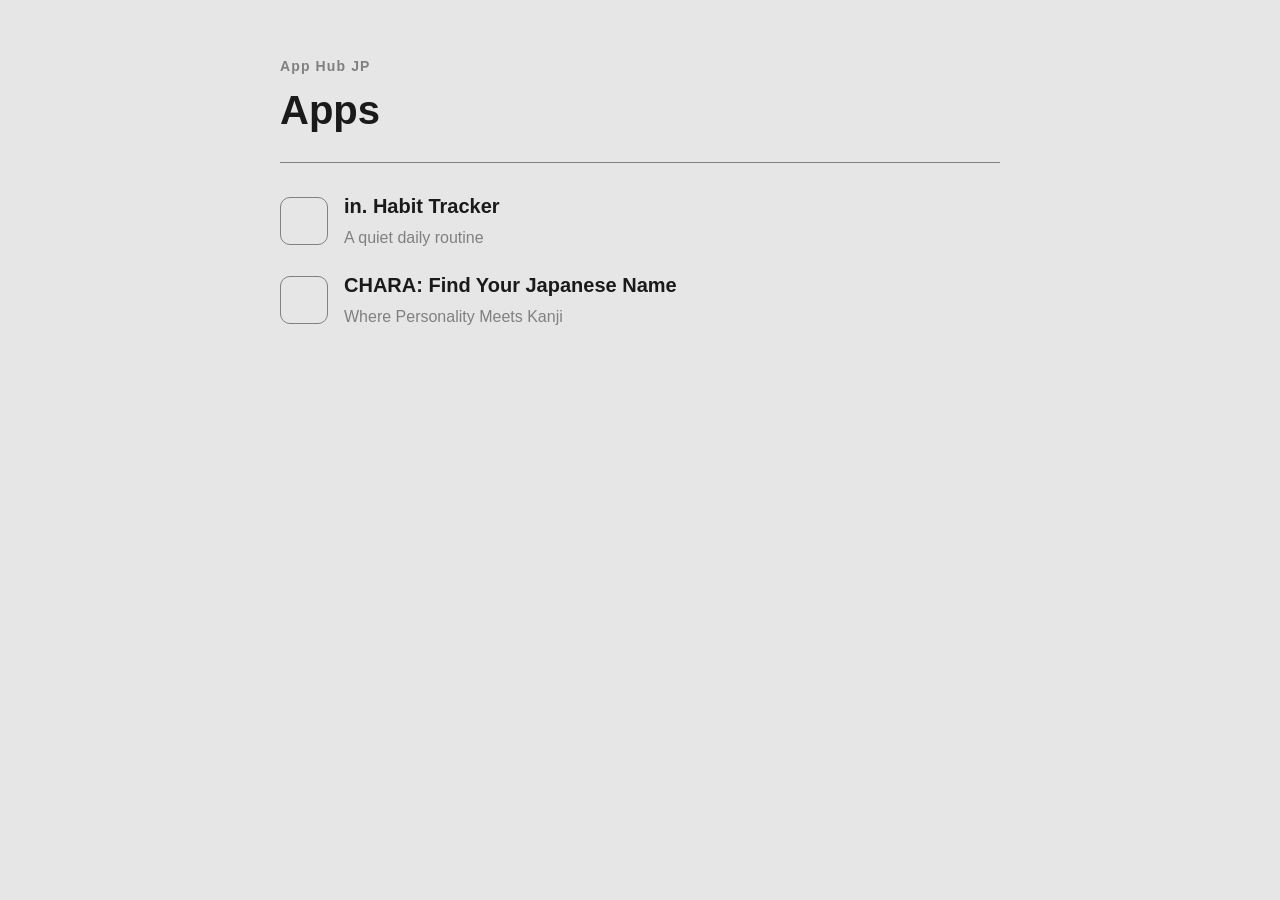
<file: index.html>
<!DOCTYPE html>
<html lang="en">
<head>
  <meta charset="utf-8">
  <meta name="viewport" content="width=device-width, initial-scale=1">
  <title>Apps</title>
  <link rel="stylesheet" href="/styles.css">
</head>
<body>
  <main class="page apps-page">
    <section class="hero">
      <p class="eyebrow">App Hub JP</p>
      <h1>Apps</h1>
    </section>

    <section class="app-list" aria-label="Apps">
      <a class="app-item" href="/in/help/">
        <span class="generic-app-icon" aria-hidden="true"></span>
        <div>
          <h2>in. Habit Tracker</h2>
          <p>A quiet daily routine</p>
        </div>
      </a>

      <a class="app-item" href="/chara/help/">
        <span class="generic-app-icon" aria-hidden="true"></span>
        <div>
          <h2>CHARA: Find Your Japanese Name</h2>
          <p>Where Personality Meets Kanji</p>
        </div>
      </a>
    </section>
  </main>
</body>
</html>
</file>
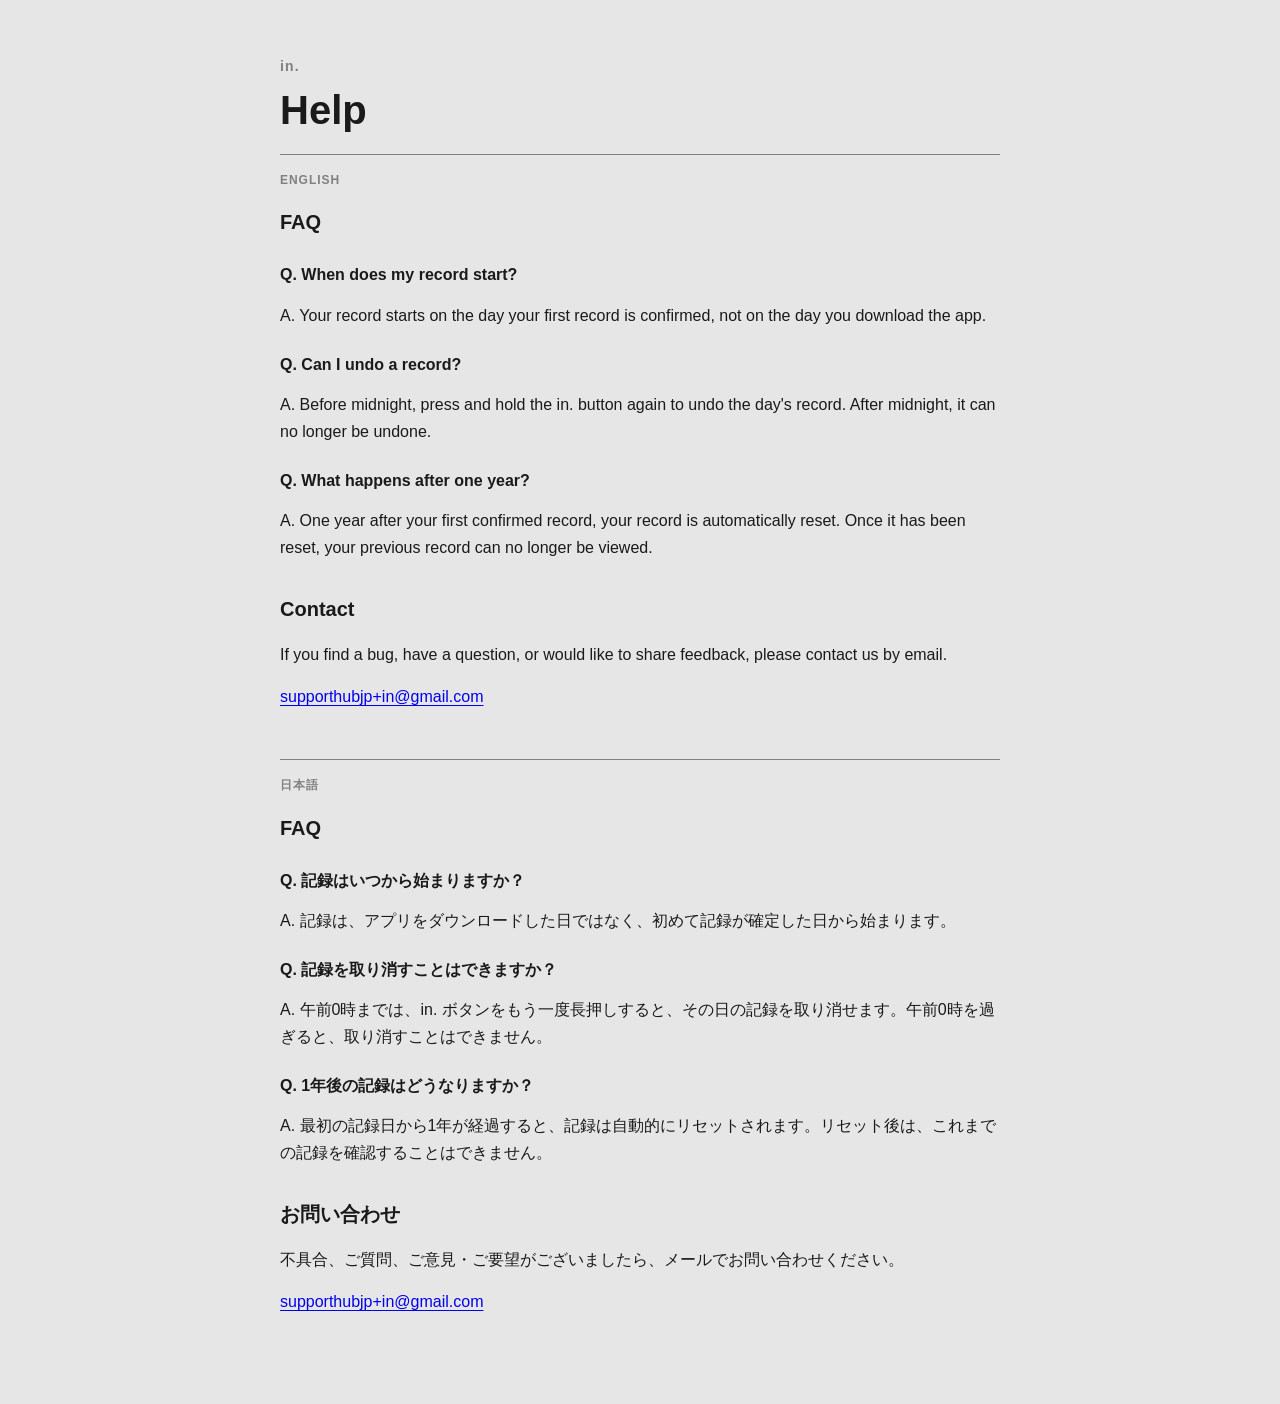
<file: in/index.html>
<!doctype html>
<html lang="en">
<head>
  <meta charset="utf-8">
  <meta name="viewport" content="width=device-width, initial-scale=1">
  <title>in. Help</title>
  <link rel="stylesheet" href="/styles.css">
</head>
<body>
  <main class="page policy-page">
    <section class="hero policy-hero">
      <p class="eyebrow">in.</p>
      <h1>Help</h1>
    </section>

    <section class="content">
      <p class="language-label">English</p>

      <h2>FAQ</h2>

      <h3>Q. When does my record start?</h3>
      <p>A. Your record starts on the day your first record is confirmed, not on the day you download the app.</p>

      <h3>Q. Can I undo a record?</h3>
      <p>A. Before midnight, press and hold the in. button again to undo the day's record. After midnight, it can no longer be undone.</p>

      <h3>Q. What happens after one year?</h3>
      <p>A. One year after your first confirmed record, your record is automatically reset. Once it has been reset, your previous record can no longer be viewed.</p>

      <h2>Contact</h2>
      <p>If you find a bug, have a question, or would like to share feedback, please contact us by email.</p>
      <p><a href="mailto:supporthubjp+in@gmail.com">supporthubjp+in@gmail.com</a></p>

      <hr>

      <p class="language-label section-start" lang="ja">日本語</p>

      <h2 lang="ja">FAQ</h2>

      <h3 lang="ja">Q. 記録はいつから始まりますか？</h3>
      <p lang="ja">A. 記録は、アプリをダウンロードした日ではなく、初めて記録が確定した日から始まります。</p>

      <h3 lang="ja">Q. 記録を取り消すことはできますか？</h3>
      <p lang="ja">A. 午前0時までは、in. ボタンをもう一度長押しすると、その日の記録を取り消せます。午前0時を過ぎると、取り消すことはできません。</p>

      <h3 lang="ja">Q. 1年後の記録はどうなりますか？</h3>
      <p lang="ja">A. 最初の記録日から1年が経過すると、記録は自動的にリセットされます。リセット後は、これまでの記録を確認することはできません。</p>

      <h2 lang="ja">お問い合わせ</h2>
      <p lang="ja">不具合、ご質問、ご意見・ご要望がございましたら、メールでお問い合わせください。</p>
      <p><a href="mailto:supporthubjp+in@gmail.com">supporthubjp+in@gmail.com</a></p>
    </section>
  </main>
</body>
</html>
</file>
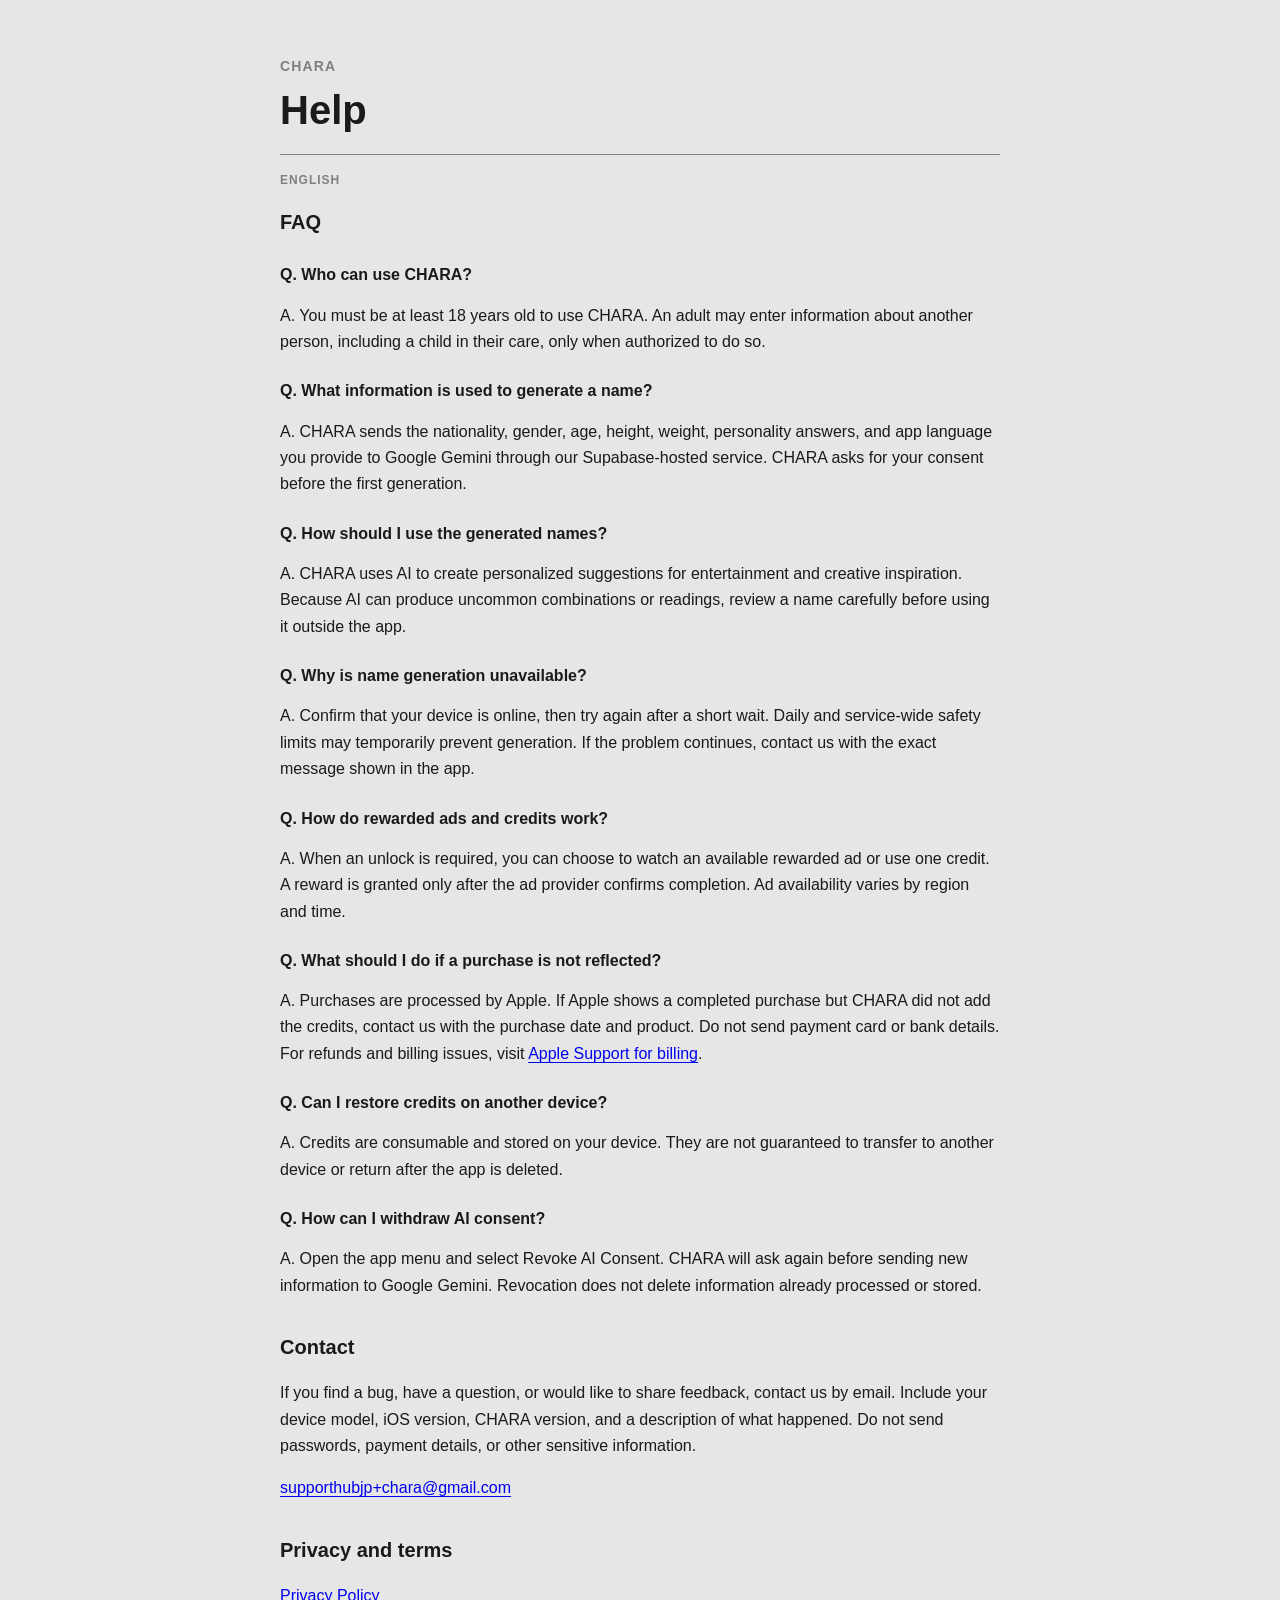
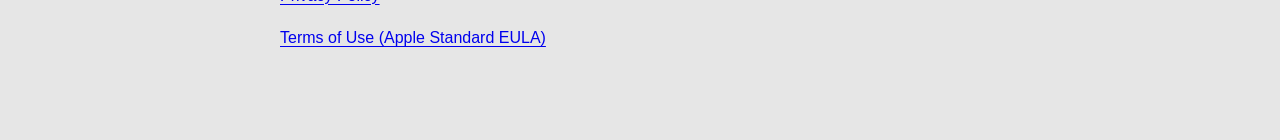
<file: chara/help/index.html>
<!DOCTYPE html>
<html lang="en">
<head>
  <meta charset="utf-8">
  <meta name="viewport" content="width=device-width, initial-scale=1">
  <meta name="description" content="Help and contact information for CHARA.">
  <title>CHARA Help</title>
  <link rel="stylesheet" href="/styles.css">
</head>
<body>
  <main class="page policy-page">
    <section class="hero policy-hero">
      <p class="eyebrow">CHARA</p>
      <h1>Help</h1>
    </section>

    <section class="content">
      <p class="language-label">English</p>

      <h2>FAQ</h2>

      <h3>Q. Who can use CHARA?</h3>
      <p>A. You must be at least 18 years old to use CHARA. An adult may enter information about another person, including a child in their care, only when authorized to do so.</p>

      <h3>Q. What information is used to generate a name?</h3>
      <p>A. CHARA sends the nationality, gender, age, height, weight, personality answers, and app language you provide to Google Gemini through our Supabase-hosted service. CHARA asks for your consent before the first generation.</p>

      <h3>Q. How should I use the generated names?</h3>
      <p>A. CHARA uses AI to create personalized suggestions for entertainment and creative inspiration. Because AI can produce uncommon combinations or readings, review a name carefully before using it outside the app.</p>

      <h3>Q. Why is name generation unavailable?</h3>
      <p>A. Confirm that your device is online, then try again after a short wait. Daily and service-wide safety limits may temporarily prevent generation. If the problem continues, contact us with the exact message shown in the app.</p>

      <h3>Q. How do rewarded ads and credits work?</h3>
      <p>A. When an unlock is required, you can choose to watch an available rewarded ad or use one credit. A reward is granted only after the ad provider confirms completion. Ad availability varies by region and time.</p>

      <h3>Q. What should I do if a purchase is not reflected?</h3>
      <p>A. Purchases are processed by Apple. If Apple shows a completed purchase but CHARA did not add the credits, contact us with the purchase date and product. Do not send payment card or bank details. For refunds and billing issues, visit <a href="https://support.apple.com/billing">Apple Support for billing</a>.</p>

      <h3>Q. Can I restore credits on another device?</h3>
      <p>A. Credits are consumable and stored on your device. They are not guaranteed to transfer to another device or return after the app is deleted.</p>

      <h3>Q. How can I withdraw AI consent?</h3>
      <p>A. Open the app menu and select Revoke AI Consent. CHARA will ask again before sending new information to Google Gemini. Revocation does not delete information already processed or stored.</p>

      <h2>Contact</h2>
      <p>If you find a bug, have a question, or would like to share feedback, contact us by email. Include your device model, iOS version, CHARA version, and a description of what happened. Do not send passwords, payment details, or other sensitive information.</p>
      <p><a href="mailto:supporthubjp+chara@gmail.com">supporthubjp+chara@gmail.com</a></p>

      <h2>Privacy and terms</h2>
      <p><a href="/chara/privacy-policy/">Privacy Policy</a></p>
      <p><a href="https://www.apple.com/legal/internet-services/itunes/dev/stdeula/">Terms of Use (Apple Standard EULA)</a></p>

    </section>
  </main>
</body>
</html>
</file>
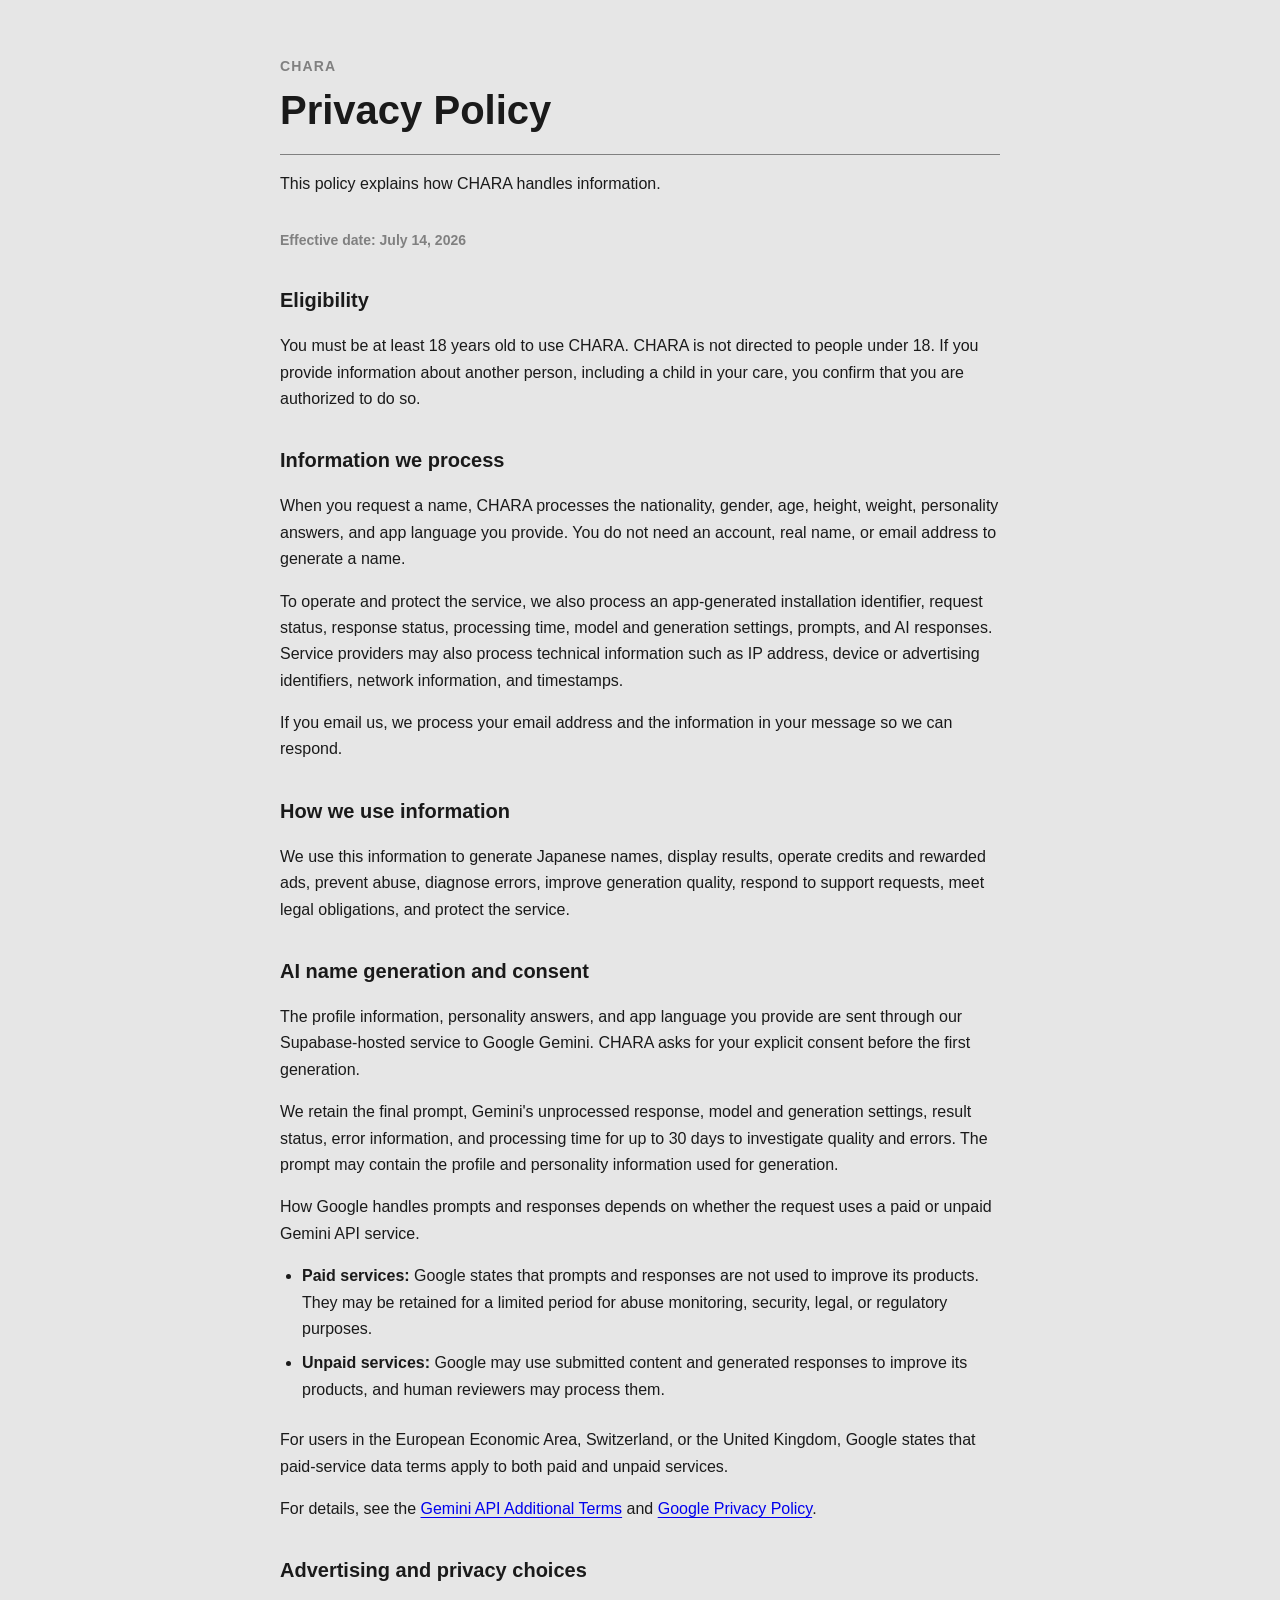
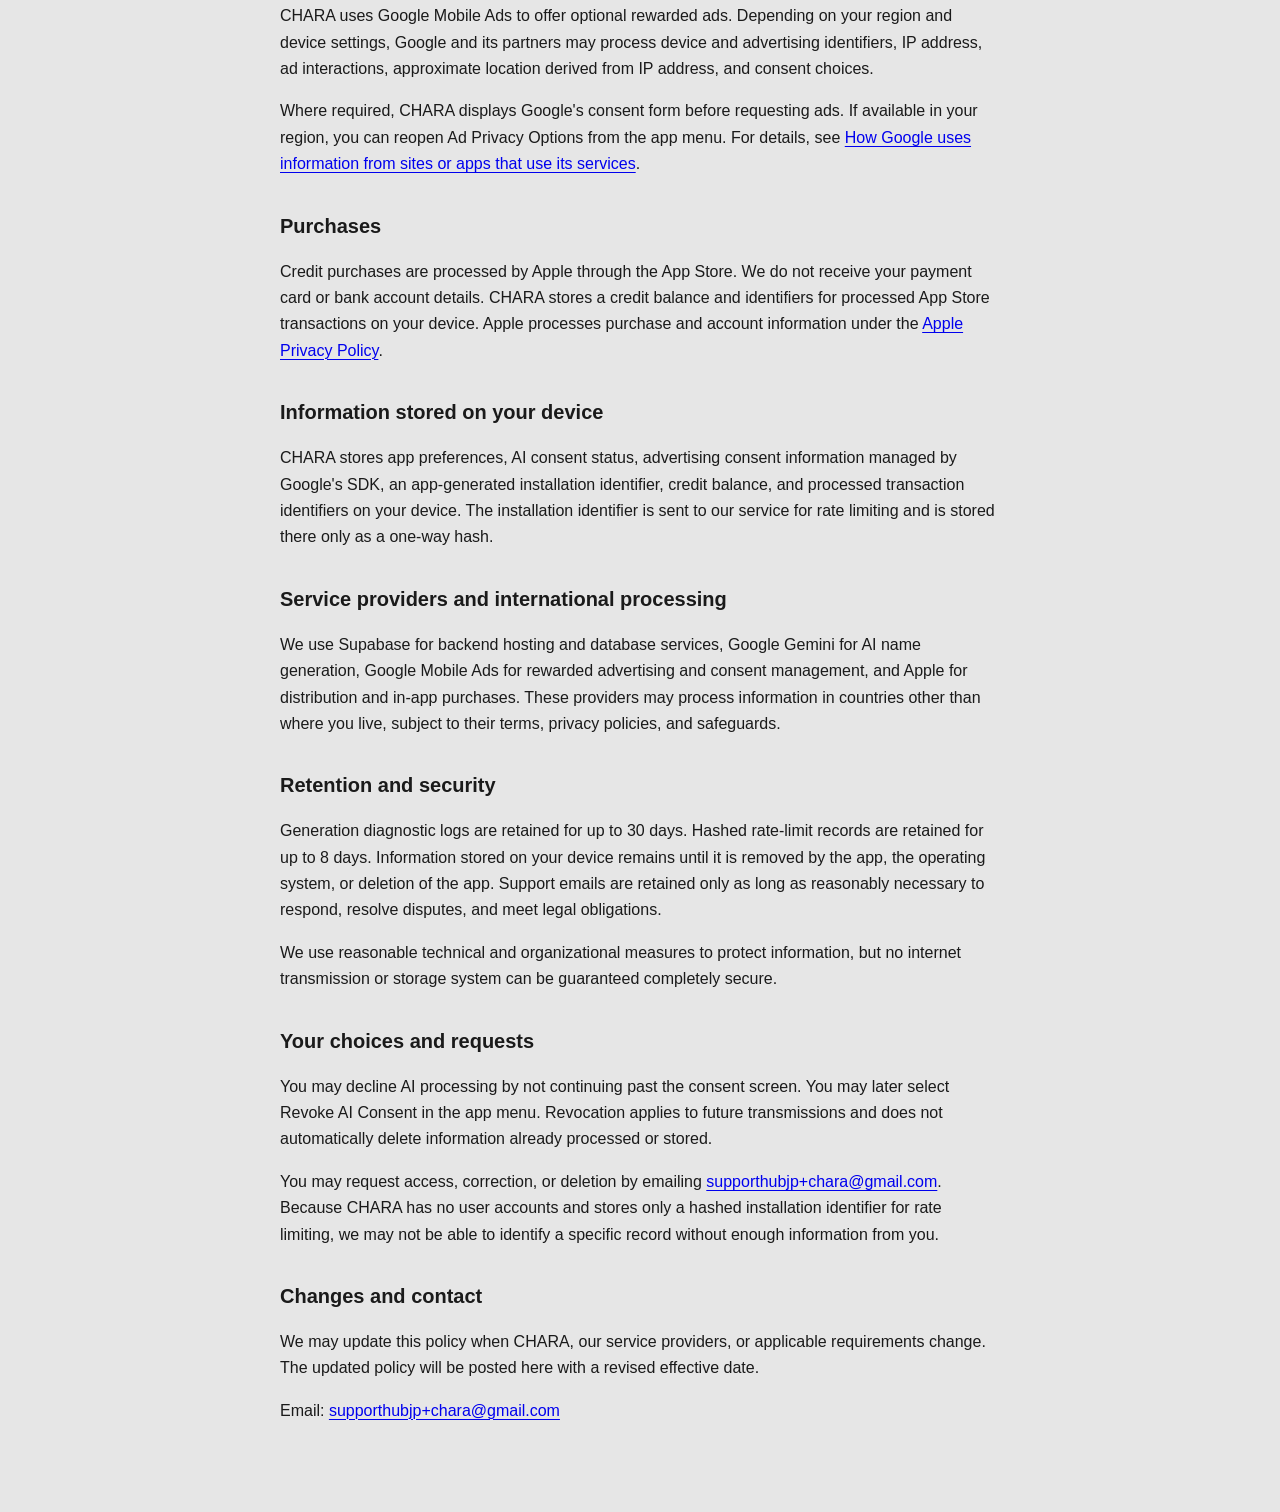
<file: chara/privacy-policy/index.html>
<!DOCTYPE html>
<html lang="en">
<head>
  <meta charset="utf-8">
  <meta name="viewport" content="width=device-width, initial-scale=1">
  <meta name="description" content="Privacy Policy for CHARA.">
  <title>CHARA Privacy Policy</title>
  <link rel="stylesheet" href="/styles.css">
</head>
<body>
  <main class="page policy-page">
    <section class="hero policy-hero">
      <p class="eyebrow">CHARA</p>
      <h1>Privacy Policy</h1>
    </section>

    <section class="content content-single-language">
      <p>This policy explains how CHARA handles information.</p>
      <p class="updated"><strong>Effective date: July 14, 2026</strong></p>

      <h2>Eligibility</h2>
      <p>You must be at least 18 years old to use CHARA. CHARA is not directed to people under 18. If you provide information about another person, including a child in your care, you confirm that you are authorized to do so.</p>

      <h2>Information we process</h2>
      <p>When you request a name, CHARA processes the nationality, gender, age, height, weight, personality answers, and app language you provide. You do not need an account, real name, or email address to generate a name.</p>
      <p>To operate and protect the service, we also process an app-generated installation identifier, request status, response status, processing time, model and generation settings, prompts, and AI responses. Service providers may also process technical information such as IP address, device or advertising identifiers, network information, and timestamps.</p>
      <p>If you email us, we process your email address and the information in your message so we can respond.</p>

      <h2>How we use information</h2>
      <p>We use this information to generate Japanese names, display results, operate credits and rewarded ads, prevent abuse, diagnose errors, improve generation quality, respond to support requests, meet legal obligations, and protect the service.</p>

      <h2>AI name generation and consent</h2>
      <p>The profile information, personality answers, and app language you provide are sent through our Supabase-hosted service to Google Gemini. CHARA asks for your explicit consent before the first generation.</p>
      <p>We retain the final prompt, Gemini's unprocessed response, model and generation settings, result status, error information, and processing time for up to 30 days to investigate quality and errors. The prompt may contain the profile and personality information used for generation.</p>
      <p>How Google handles prompts and responses depends on whether the request uses a paid or unpaid Gemini API service.</p>
      <ul>
        <li><strong>Paid services:</strong> Google states that prompts and responses are not used to improve its products. They may be retained for a limited period for abuse monitoring, security, legal, or regulatory purposes.</li>
        <li><strong>Unpaid services:</strong> Google may use submitted content and generated responses to improve its products, and human reviewers may process them.</li>
      </ul>
      <p>For users in the European Economic Area, Switzerland, or the United Kingdom, Google states that paid-service data terms apply to both paid and unpaid services.</p>
      <p>For details, see the <a href="https://ai.google.dev/gemini-api/terms">Gemini API Additional Terms</a> and <a href="https://policies.google.com/privacy">Google Privacy Policy</a>.</p>

      <h2>Advertising and privacy choices</h2>
      <p>CHARA uses Google Mobile Ads to offer optional rewarded ads. Depending on your region and device settings, Google and its partners may process device and advertising identifiers, IP address, ad interactions, approximate location derived from IP address, and consent choices.</p>
      <p>Where required, CHARA displays Google's consent form before requesting ads. If available in your region, you can reopen Ad Privacy Options from the app menu. For details, see <a href="https://policies.google.com/technologies/partner-sites">How Google uses information from sites or apps that use its services</a>.</p>

      <h2>Purchases</h2>
      <p>Credit purchases are processed by Apple through the App Store. We do not receive your payment card or bank account details. CHARA stores a credit balance and identifiers for processed App Store transactions on your device. Apple processes purchase and account information under the <a href="https://www.apple.com/legal/privacy/">Apple Privacy Policy</a>.</p>

      <h2>Information stored on your device</h2>
      <p>CHARA stores app preferences, AI consent status, advertising consent information managed by Google's SDK, an app-generated installation identifier, credit balance, and processed transaction identifiers on your device. The installation identifier is sent to our service for rate limiting and is stored there only as a one-way hash.</p>

      <h2>Service providers and international processing</h2>
      <p>We use Supabase for backend hosting and database services, Google Gemini for AI name generation, Google Mobile Ads for rewarded advertising and consent management, and Apple for distribution and in-app purchases. These providers may process information in countries other than where you live, subject to their terms, privacy policies, and safeguards.</p>

      <h2>Retention and security</h2>
      <p>Generation diagnostic logs are retained for up to 30 days. Hashed rate-limit records are retained for up to 8 days. Information stored on your device remains until it is removed by the app, the operating system, or deletion of the app. Support emails are retained only as long as reasonably necessary to respond, resolve disputes, and meet legal obligations.</p>
      <p>We use reasonable technical and organizational measures to protect information, but no internet transmission or storage system can be guaranteed completely secure.</p>

      <h2>Your choices and requests</h2>
      <p>You may decline AI processing by not continuing past the consent screen. You may later select Revoke AI Consent in the app menu. Revocation applies to future transmissions and does not automatically delete information already processed or stored.</p>
      <p>You may request access, correction, or deletion by emailing <a href="mailto:supporthubjp+chara@gmail.com">supporthubjp+chara@gmail.com</a>. Because CHARA has no user accounts and stores only a hashed installation identifier for rate limiting, we may not be able to identify a specific record without enough information from you.</p>

      <h2>Changes and contact</h2>
      <p>We may update this policy when CHARA, our service providers, or applicable requirements change. The updated policy will be posted here with a revised effective date.</p>
      <p>Email: <a href="mailto:supporthubjp+chara@gmail.com">supporthubjp+chara@gmail.com</a></p>
    </section>
  </main>
</body>
</html>
</file>
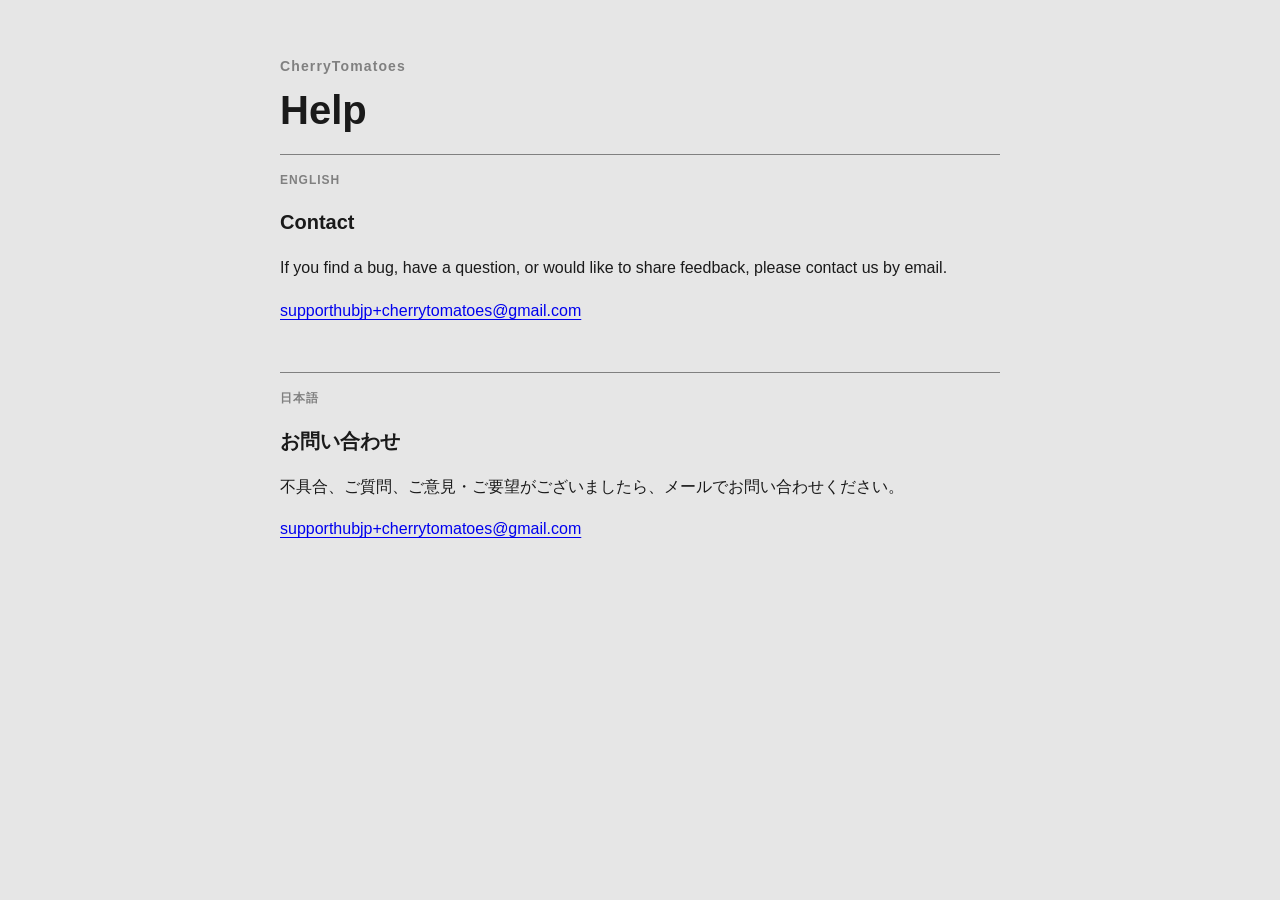
<file: cherry-tomatoes/help/index.html>
<!DOCTYPE html>
<html lang="en">
<head>
  <meta charset="utf-8">
  <meta name="viewport" content="width=device-width, initial-scale=1">
  <meta name="description" content="Help and contact information for CherryTomatoes.">
  <title>CherryTomatoes Help</title>
  <link rel="stylesheet" href="/styles.css">
</head>
<body>
  <main class="page policy-page">
    <section class="hero policy-hero">
      <p class="eyebrow">CherryTomatoes</p>
      <h1>Help</h1>
    </section>

    <section class="content">
      <p class="language-label">English</p>
      <h2>Contact</h2>
      <p>If you find a bug, have a question, or would like to share feedback, please contact us by email.</p>
      <p><a href="mailto:supporthubjp+cherrytomatoes@gmail.com">supporthubjp+cherrytomatoes@gmail.com</a></p>

      <hr>

      <p class="language-label section-start" lang="ja">日本語</p>
      <h2 lang="ja">お問い合わせ</h2>
      <p lang="ja">不具合、ご質問、ご意見・ご要望がございましたら、メールでお問い合わせください。</p>
      <p><a href="mailto:supporthubjp+cherrytomatoes@gmail.com">supporthubjp+cherrytomatoes@gmail.com</a></p>
    </section>
  </main>
</body>
</html>
</file>
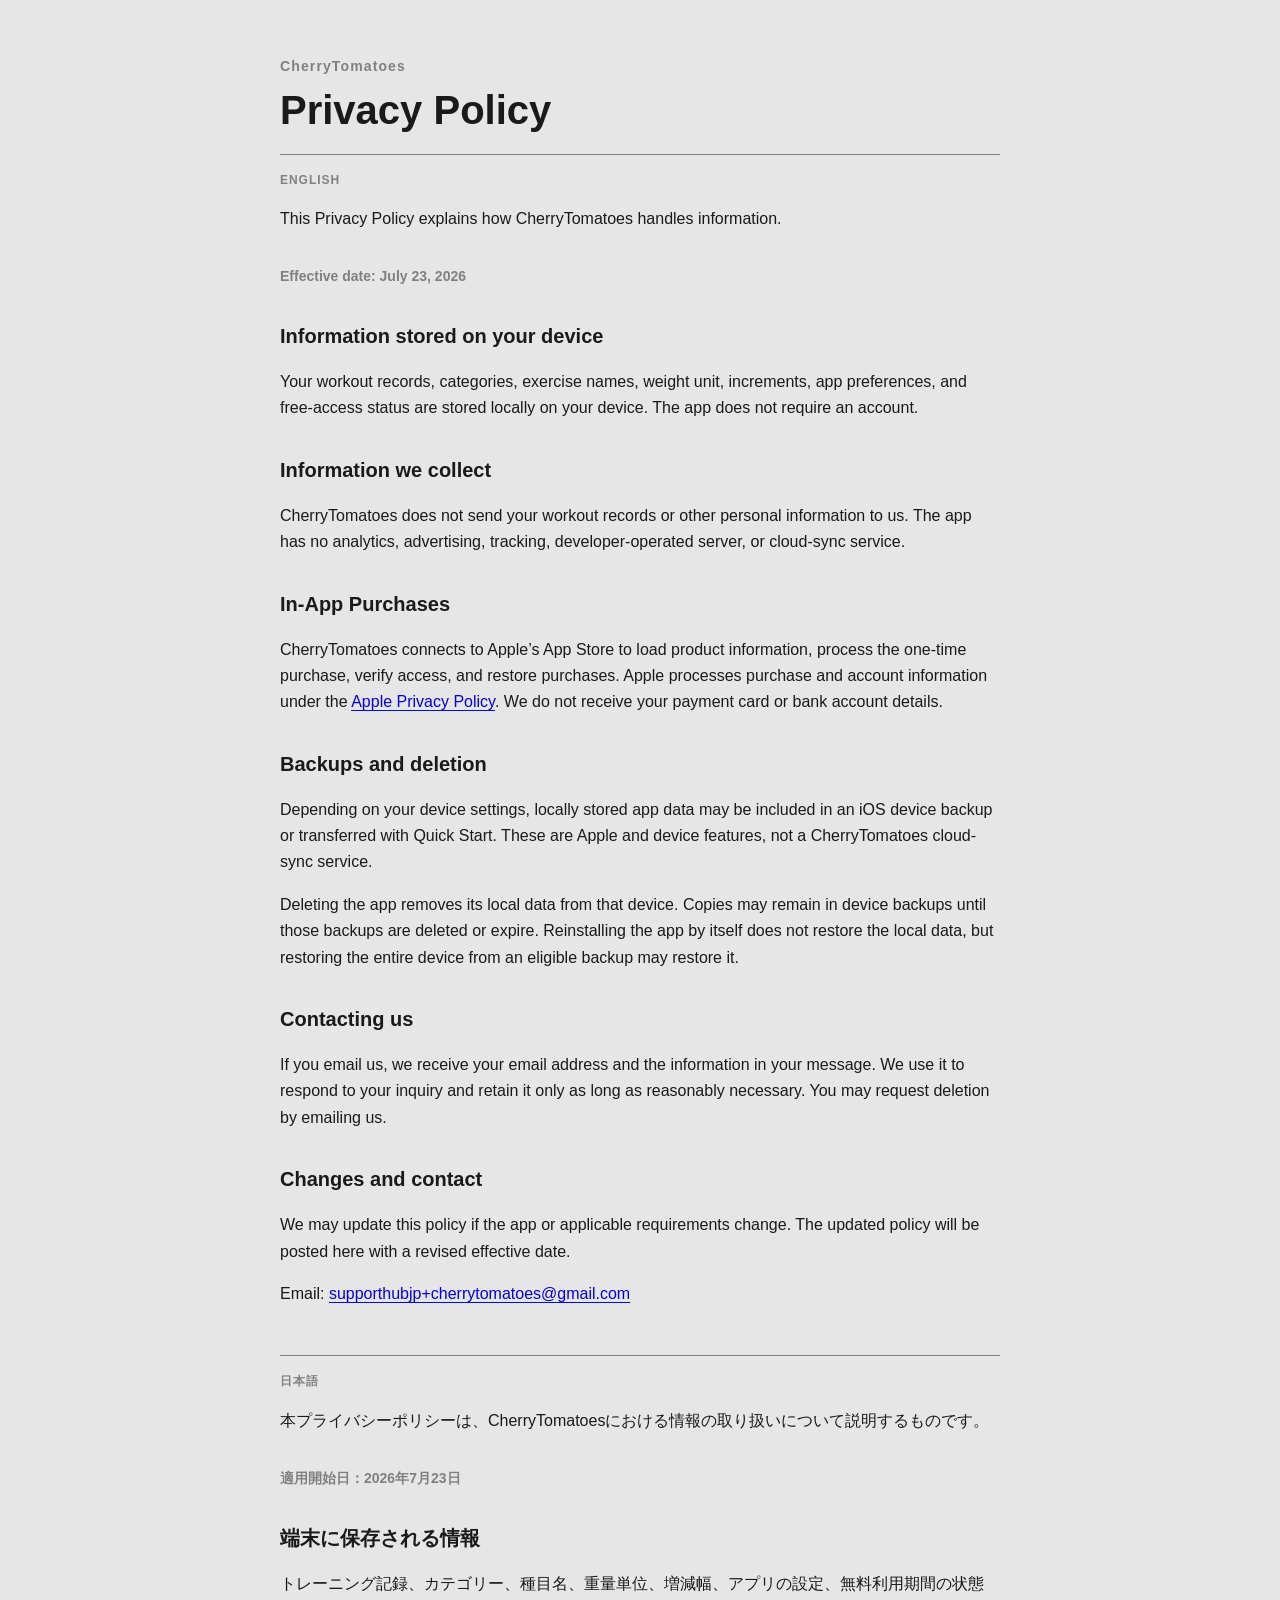
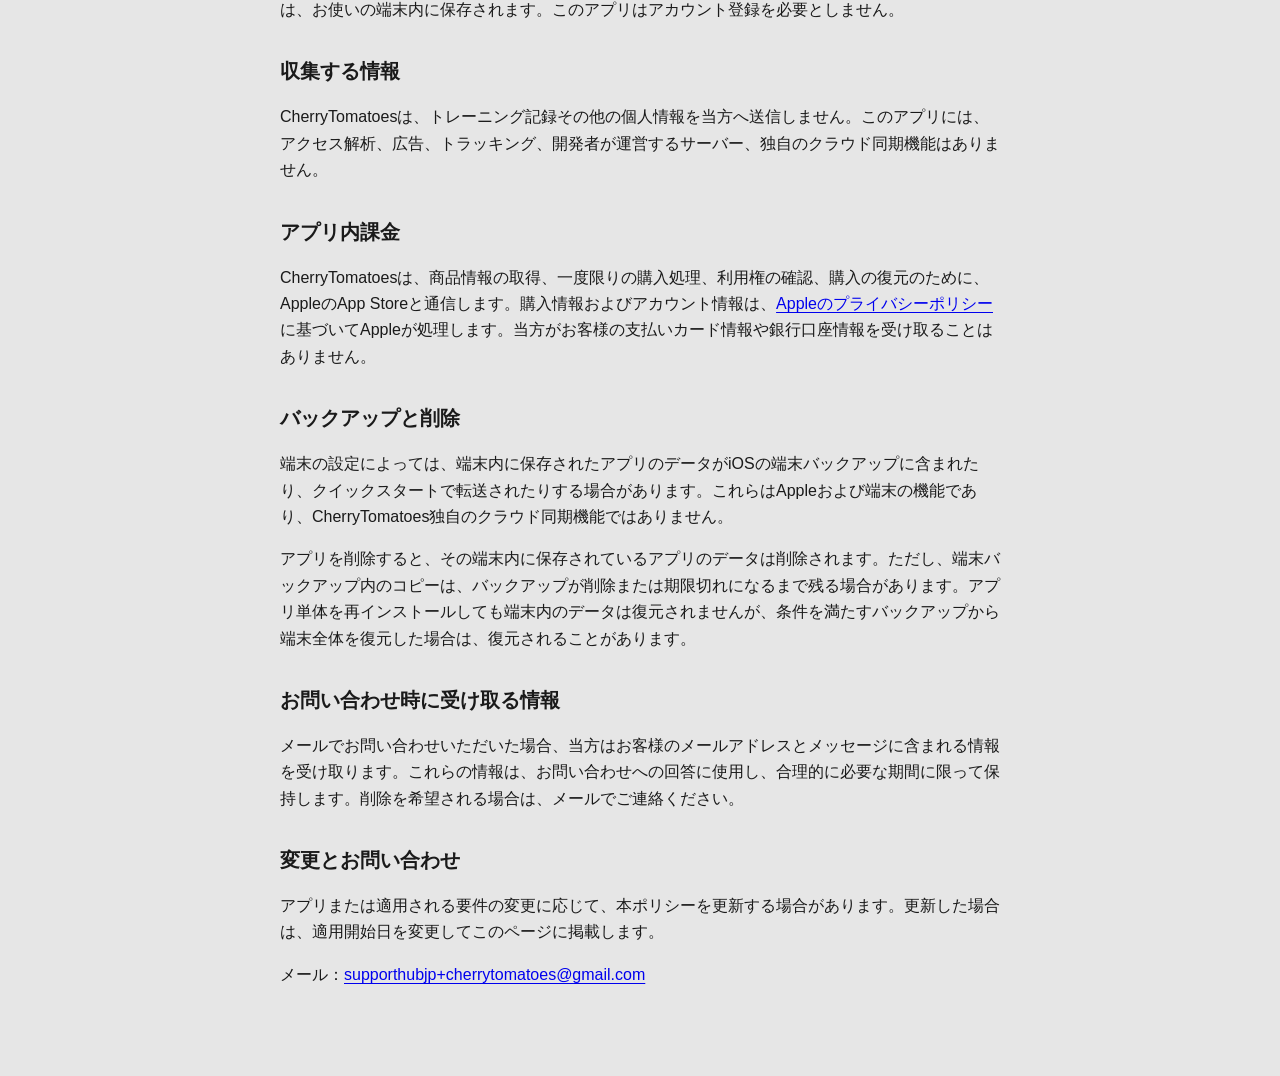
<file: cherry-tomatoes/privacy-policy/index.html>
<!DOCTYPE html>
<html lang="en">
<head>
  <meta charset="utf-8">
  <meta name="viewport" content="width=device-width, initial-scale=1">
  <meta name="description" content="Privacy Policy for CherryTomatoes.">
  <title>CherryTomatoes Privacy Policy</title>
  <link rel="stylesheet" href="/styles.css">
</head>
<body>
  <main class="page policy-page">
    <section class="hero policy-hero">
      <p class="eyebrow">CherryTomatoes</p>
      <h1>Privacy Policy</h1>
    </section>

    <section class="content">
      <p class="language-label">English</p>
      <p>This Privacy Policy explains how CherryTomatoes handles information.</p>
      <p class="updated"><strong>Effective date: July 23, 2026</strong></p>

      <h2>Information stored on your device</h2>
      <p>Your workout records, categories, exercise names, weight unit, increments, app preferences, and free-access status are stored locally on your device. The app does not require an account.</p>

      <h2>Information we collect</h2>
      <p>CherryTomatoes does not send your workout records or other personal information to us. The app has no analytics, advertising, tracking, developer-operated server, or cloud-sync service.</p>

      <h2>In-App Purchases</h2>
      <p>CherryTomatoes connects to Apple’s App Store to load product information, process the one-time purchase, verify access, and restore purchases. Apple processes purchase and account information under the <a href="https://www.apple.com/legal/privacy/">Apple Privacy Policy</a>. We do not receive your payment card or bank account details.</p>

      <h2>Backups and deletion</h2>
      <p>Depending on your device settings, locally stored app data may be included in an iOS device backup or transferred with Quick Start. These are Apple and device features, not a CherryTomatoes cloud-sync service.</p>
      <p>Deleting the app removes its local data from that device. Copies may remain in device backups until those backups are deleted or expire. Reinstalling the app by itself does not restore the local data, but restoring the entire device from an eligible backup may restore it.</p>

      <h2>Contacting us</h2>
      <p>If you email us, we receive your email address and the information in your message. We use it to respond to your inquiry and retain it only as long as reasonably necessary. You may request deletion by emailing us.</p>

      <h2>Changes and contact</h2>
      <p>We may update this policy if the app or applicable requirements change. The updated policy will be posted here with a revised effective date.</p>
      <p>Email: <a href="mailto:supporthubjp+cherrytomatoes@gmail.com">supporthubjp+cherrytomatoes@gmail.com</a></p>

      <hr>

      <p class="language-label section-start" lang="ja">日本語</p>
      <p lang="ja">本プライバシーポリシーは、CherryTomatoesにおける情報の取り扱いについて説明するものです。</p>
      <p class="updated" lang="ja"><strong>適用開始日：2026年7月23日</strong></p>

      <h2 lang="ja">端末に保存される情報</h2>
      <p lang="ja">トレーニング記録、カテゴリー、種目名、重量単位、増減幅、アプリの設定、無料利用期間の状態は、お使いの端末内に保存されます。このアプリはアカウント登録を必要としません。</p>

      <h2 lang="ja">収集する情報</h2>
      <p lang="ja">CherryTomatoesは、トレーニング記録その他の個人情報を当方へ送信しません。このアプリには、アクセス解析、広告、トラッキング、開発者が運営するサーバー、独自のクラウド同期機能はありません。</p>

      <h2 lang="ja">アプリ内課金</h2>
      <p lang="ja">CherryTomatoesは、商品情報の取得、一度限りの購入処理、利用権の確認、購入の復元のために、AppleのApp Storeと通信します。購入情報およびアカウント情報は、<a href="https://www.apple.com/jp/legal/privacy/">Appleのプライバシーポリシー</a>に基づいてAppleが処理します。当方がお客様の支払いカード情報や銀行口座情報を受け取ることはありません。</p>

      <h2 lang="ja">バックアップと削除</h2>
      <p lang="ja">端末の設定によっては、端末内に保存されたアプリのデータがiOSの端末バックアップに含まれたり、クイックスタートで転送されたりする場合があります。これらはAppleおよび端末の機能であり、CherryTomatoes独自のクラウド同期機能ではありません。</p>
      <p lang="ja">アプリを削除すると、その端末内に保存されているアプリのデータは削除されます。ただし、端末バックアップ内のコピーは、バックアップが削除または期限切れになるまで残る場合があります。アプリ単体を再インストールしても端末内のデータは復元されませんが、条件を満たすバックアップから端末全体を復元した場合は、復元されることがあります。</p>

      <h2 lang="ja">お問い合わせ時に受け取る情報</h2>
      <p lang="ja">メールでお問い合わせいただいた場合、当方はお客様のメールアドレスとメッセージに含まれる情報を受け取ります。これらの情報は、お問い合わせへの回答に使用し、合理的に必要な期間に限って保持します。削除を希望される場合は、メールでご連絡ください。</p>

      <h2 lang="ja">変更とお問い合わせ</h2>
      <p lang="ja">アプリまたは適用される要件の変更に応じて、本ポリシーを更新する場合があります。更新した場合は、適用開始日を変更してこのページに掲載します。</p>
      <p lang="ja">メール：<a href="mailto:supporthubjp+cherrytomatoes@gmail.com">supporthubjp+cherrytomatoes@gmail.com</a></p>
    </section>
  </main>
</body>
</html>
</file>
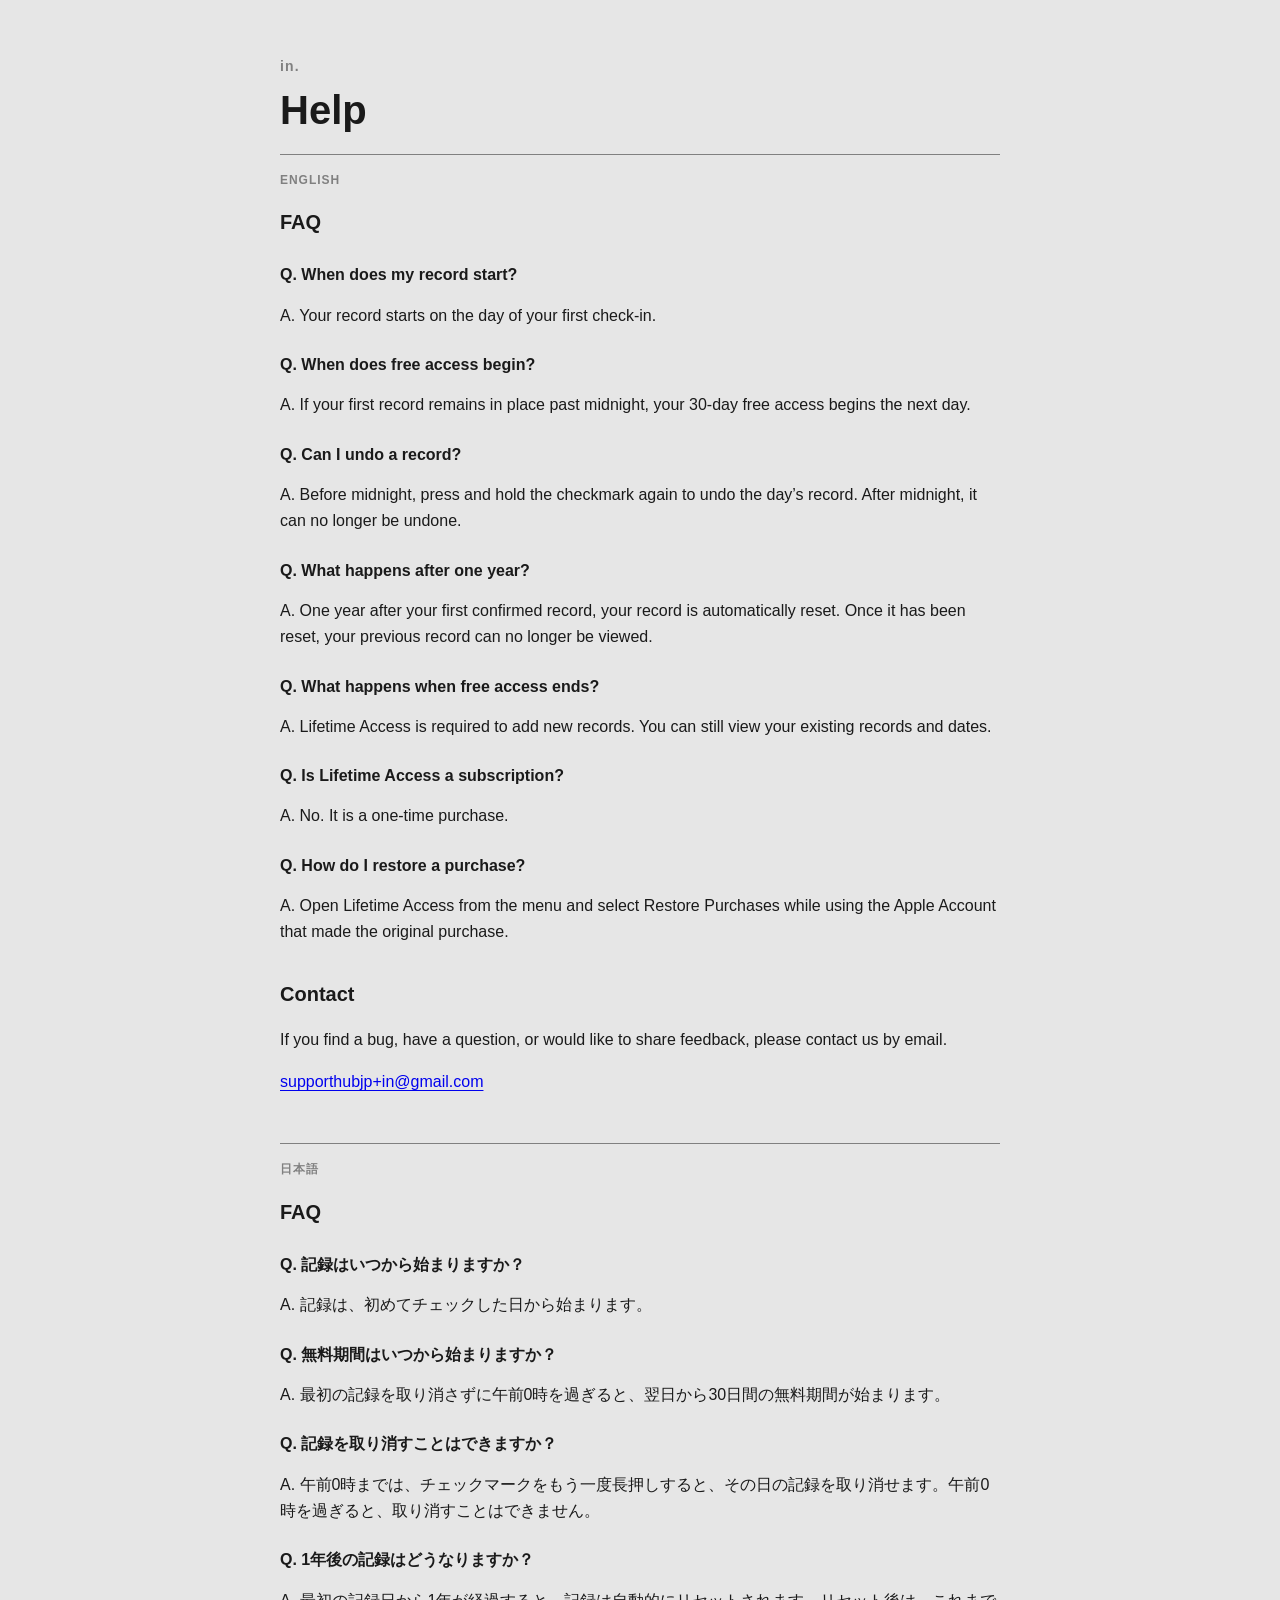
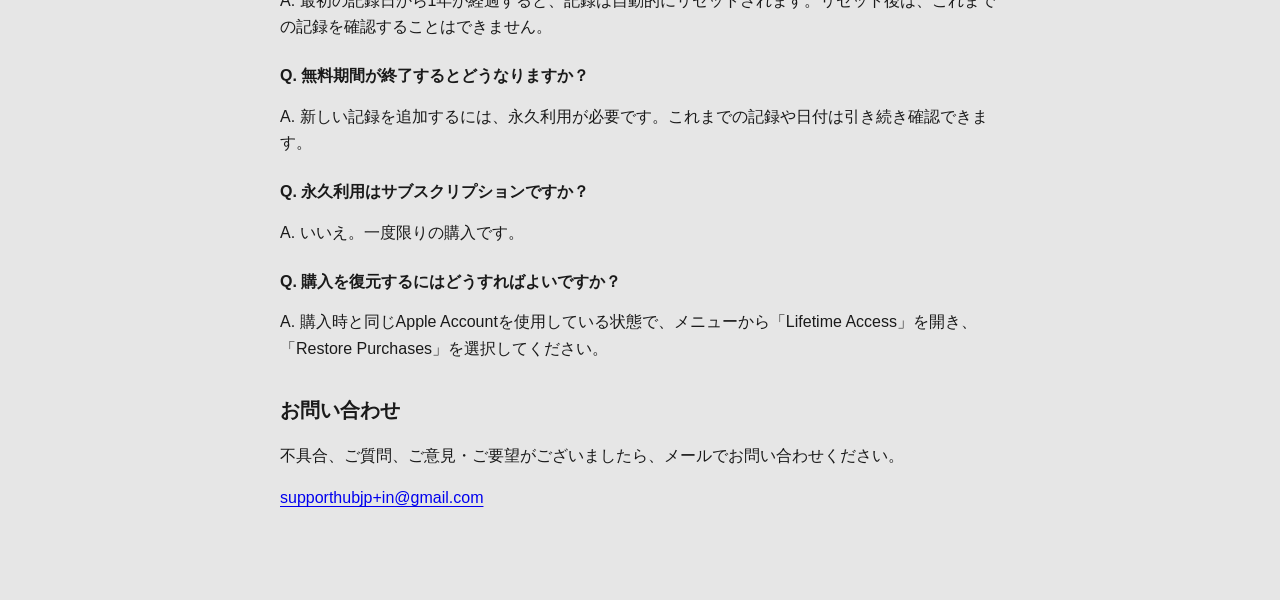
<file: in/help/index.html>
<!doctype html>
<html lang="en">
<head>
  <meta charset="utf-8">
  <meta name="viewport" content="width=device-width, initial-scale=1">
  <title>in. Help</title>
  <link rel="stylesheet" href="/styles.css">
</head>
<body>
  <main class="page policy-page">
    <section class="hero policy-hero">
      <p class="eyebrow">in.</p>
      <h1>Help</h1>
    </section>

    <section class="content">
      <p class="language-label">English</p>

      <h2>FAQ</h2>

      <h3>Q. When does my record start?</h3>
      <p>A. Your record starts on the day of your first check-in.</p>

      <h3>Q. When does free access begin?</h3>
      <p>A. If your first record remains in place past midnight, your 30-day free access begins the next day.</p>

      <h3>Q. Can I undo a record?</h3>
      <p>A. Before midnight, press and hold the checkmark again to undo the day’s record. After midnight, it can no longer be undone.</p>

      <h3>Q. What happens after one year?</h3>
      <p>A. One year after your first confirmed record, your record is automatically reset. Once it has been reset, your previous record can no longer be viewed.</p>

      <h3>Q. What happens when free access ends?</h3>
      <p>A. Lifetime Access is required to add new records. You can still view your existing records and dates.</p>

      <h3>Q. Is Lifetime Access a subscription?</h3>
      <p>A. No. It is a one-time purchase.</p>

      <h3>Q. How do I restore a purchase?</h3>
      <p>A. Open Lifetime Access from the menu and select Restore Purchases while using the Apple Account that made the original purchase.</p>

      <h2>Contact</h2>
      <p>If you find a bug, have a question, or would like to share feedback, please contact us by email.</p>
      <p><a href="mailto:supporthubjp+in@gmail.com">supporthubjp+in@gmail.com</a></p>

      <hr>

      <p class="language-label section-start" lang="ja">日本語</p>

      <h2 lang="ja">FAQ</h2>

      <h3 lang="ja">Q. 記録はいつから始まりますか？</h3>
      <p lang="ja">A. 記録は、初めてチェックした日から始まります。</p>

      <h3 lang="ja">Q. 無料期間はいつから始まりますか？</h3>
      <p lang="ja">A. 最初の記録を取り消さずに午前0時を過ぎると、翌日から30日間の無料期間が始まります。</p>

      <h3 lang="ja">Q. 記録を取り消すことはできますか？</h3>
      <p lang="ja">A. 午前0時までは、チェックマークをもう一度長押しすると、その日の記録を取り消せます。午前0時を過ぎると、取り消すことはできません。</p>

      <h3 lang="ja">Q. 1年後の記録はどうなりますか？</h3>
      <p lang="ja">A. 最初の記録日から1年が経過すると、記録は自動的にリセットされます。リセット後は、これまでの記録を確認することはできません。</p>

      <h3 lang="ja">Q. 無料期間が終了するとどうなりますか？</h3>
      <p lang="ja">A. 新しい記録を追加するには、永久利用が必要です。これまでの記録や日付は引き続き確認できます。</p>

      <h3 lang="ja">Q. 永久利用はサブスクリプションですか？</h3>
      <p lang="ja">A. いいえ。一度限りの購入です。</p>

      <h3 lang="ja">Q. 購入を復元するにはどうすればよいですか？</h3>
      <p lang="ja">A. 購入時と同じApple Accountを使用している状態で、メニューから「Lifetime Access」を開き、「Restore Purchases」を選択してください。</p>

      <h2 lang="ja">お問い合わせ</h2>
      <p lang="ja">不具合、ご質問、ご意見・ご要望がございましたら、メールでお問い合わせください。</p>
      <p><a href="mailto:supporthubjp+in@gmail.com">supporthubjp+in@gmail.com</a></p>
    </section>
  </main>
</body>
</html>
</file>
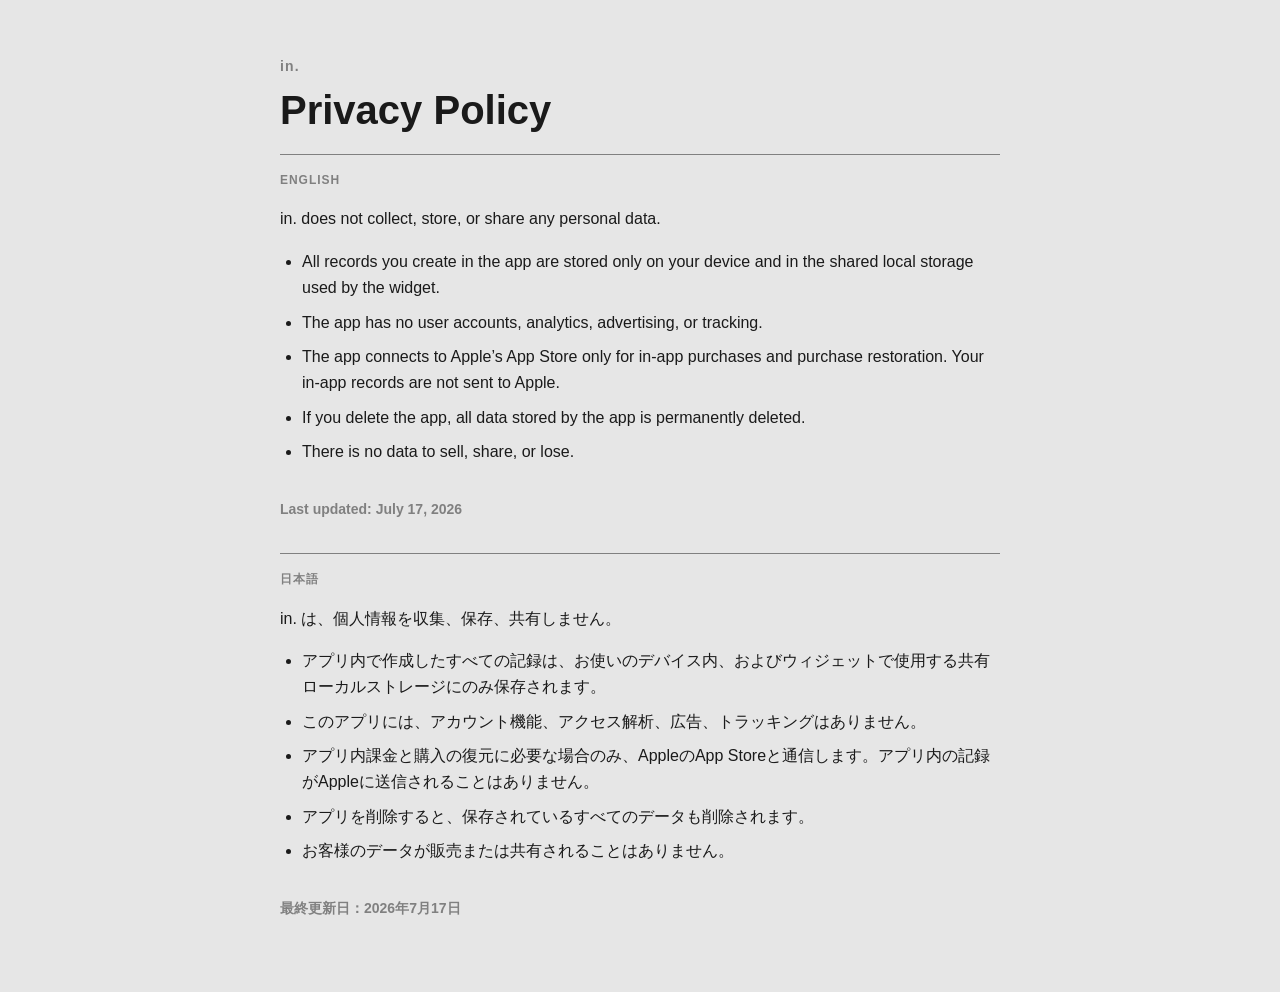
<file: in/privacy-policy/index.html>
<!doctype html>
<html lang="en">
<head>
  <meta charset="utf-8">
  <meta name="viewport" content="width=device-width, initial-scale=1">
  <title>in. Privacy Policy</title>
  <link rel="stylesheet" href="/styles.css">
</head>
<body>
  <main class="page policy-page">
    <section class="hero policy-hero">
      <p class="eyebrow">in.</p>
      <h1>Privacy Policy</h1>
    </section>

    <section class="content">
      <p class="language-label">English</p>
      <p>in. does not collect, store, or share any personal data.</p>

      <ul>
        <li>All records you create in the app are stored only on your device and in the shared local storage used by the widget.</li>
        <li>The app has no user accounts, analytics, advertising, or tracking.</li>
        <li>The app connects to Apple’s App Store only for in-app purchases and purchase restoration. Your in-app records are not sent to Apple.</li>
        <li>If you delete the app, all data stored by the app is permanently deleted.</li>
        <li>There is no data to sell, share, or lose.</li>
      </ul>

      <p class="updated"><strong>Last updated: July 17, 2026</strong></p>

      <hr>

      <p class="language-label section-start" lang="ja">日本語</p>
      <p lang="ja">in. は、個人情報を収集、保存、共有しません。</p>

      <ul lang="ja">
        <li>アプリ内で作成したすべての記録は、お使いのデバイス内、およびウィジェットで使用する共有ローカルストレージにのみ保存されます。</li>
        <li>このアプリには、アカウント機能、アクセス解析、広告、トラッキングはありません。</li>
        <li>アプリ内課金と購入の復元に必要な場合のみ、AppleのApp Storeと通信します。アプリ内の記録がAppleに送信されることはありません。</li>
        <li>アプリを削除すると、保存されているすべてのデータも削除されます。</li>
        <li>お客様のデータが販売または共有されることはありません。</li>
      </ul>

      <p class="updated" lang="ja"><strong>最終更新日：2026年7月17日</strong></p>
    </section>
  </main>
</body>
</html>
</file>
<file: styles.css>
:root {
  color-scheme: light dark;
  --bg: #e6e6e6;
  --text: #1a1a1a;
  --muted: #808080;
  --link: #0000ee;
}

@media (prefers-color-scheme: dark) {
  :root {
    --bg: #1a1a1a;
    --text: #e6e6e6;
    --link: #8080f7;
  }
}

* {
  box-sizing: border-box;
}

body {
  margin: 0;
  background: var(--bg);
  color: var(--text);
  font-family: -apple-system, BlinkMacSystemFont, "Segoe UI", sans-serif;
  line-height: 1.55;
}

a {
  color: var(--link);
  text-decoration-thickness: 1px;
  text-underline-offset: 0.18em;
}

a:hover {
  text-decoration-thickness: 2px;
}

.page {
  width: min(720px, calc(100% - 40px));
  margin: 0 auto;
  padding: 56px 0 72px;
}

.breadcrumb {
  display: flex;
  gap: 8px;
  margin-bottom: 40px;
  color: var(--muted);
  font-size: 14px;
}

.hero {
  padding-bottom: 32px;
  border-bottom: 1px solid var(--muted);
}

.eyebrow {
  margin: 0 0 12px;
  color: var(--muted);
  font-size: 13px;
  font-weight: 700;
  letter-spacing: 0.08em;
  text-transform: uppercase;
}

h1 {
  margin: 0;
  font-size: clamp(42px, 9vw, 72px);
  line-height: 0.95;
  letter-spacing: 0;
}

h2 {
  margin: 32px 0 16px;
  font-size: 20px;
  letter-spacing: 0;
}

h3 {
  margin: 24px 0 8px;
  font-size: 16px;
  line-height: 1.45;
  letter-spacing: 0;
}

.lead {
  max-width: 560px;
  margin: 20px 0 0;
  color: var(--muted);
  font-size: 19px;
}

.content {
  padding-top: 16px;
  font-size: 16px;
  line-height: 1.65;
}

.content-single-language > :first-child {
  margin-top: 0;
}

.content ul {
  margin: 16px 0 24px;
  padding-left: 22px;
}

.content li + li {
  margin-top: 8px;
}

.content hr {
  margin: 48px 0 16px;
  border: 0;
  border-top: 1px solid var(--muted);
}

.policy-hero {
  padding-bottom: 24px;
}

.policy-hero h1 {
  font-size: 40px;
  line-height: 1;
}

.apps-page h1 {
  font-size: 40px;
  line-height: 1;
}

.policy-hero .eyebrow,
.apps-page .eyebrow {
  font-size: 14px;
  text-transform: none;
}

.language-label {
  margin: 0 0 16px;
  color: var(--muted);
  font-size: 12px;
  font-weight: 700;
  letter-spacing: 0.08em;
  text-transform: uppercase;
}

.section-start {
  margin-bottom: 16px;
}

.language-label + h2 {
  margin-top: 0;
}

.app-list {
  display: grid;
  gap: 20px;
  padding-top: 28px;
}

.app-item {
  display: flex;
  align-items: center;
  gap: 16px;
  color: inherit;
  text-decoration: none;
}

.generic-app-icon {
  display: block;
  width: 48px;
  height: 48px;
  flex: 0 0 auto;
  border: 1px solid var(--muted);
  border-radius: 10px;
}

.app-item h2 {
  margin: 0 0 4px;
  font-size: 20px;
}

.app-item p,
.updated {
  color: var(--muted);
}

.app-item p {
  margin: 0;
  font-size: 16px;
}

.updated {
  margin: 32px 0 0;
  font-size: 14px;
}

.updated + hr {
  margin-top: 32px;
}
</file>
